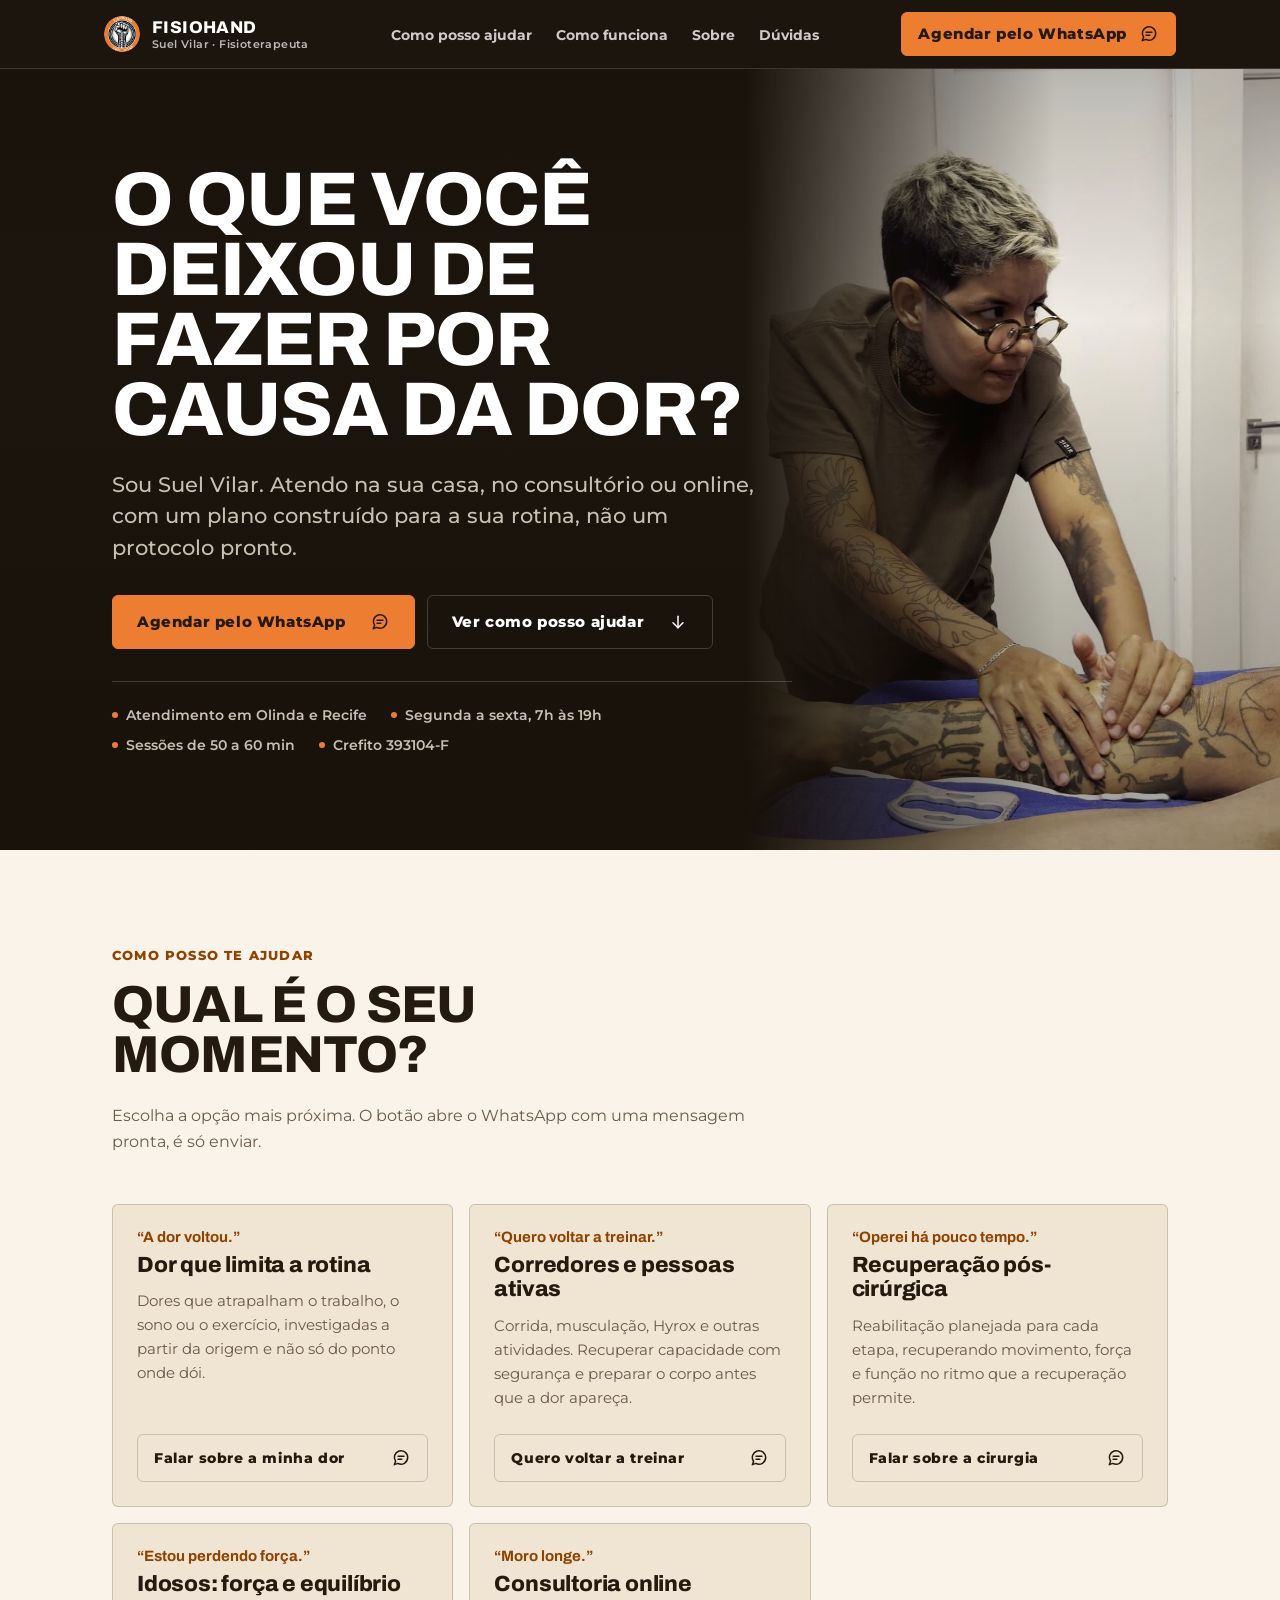
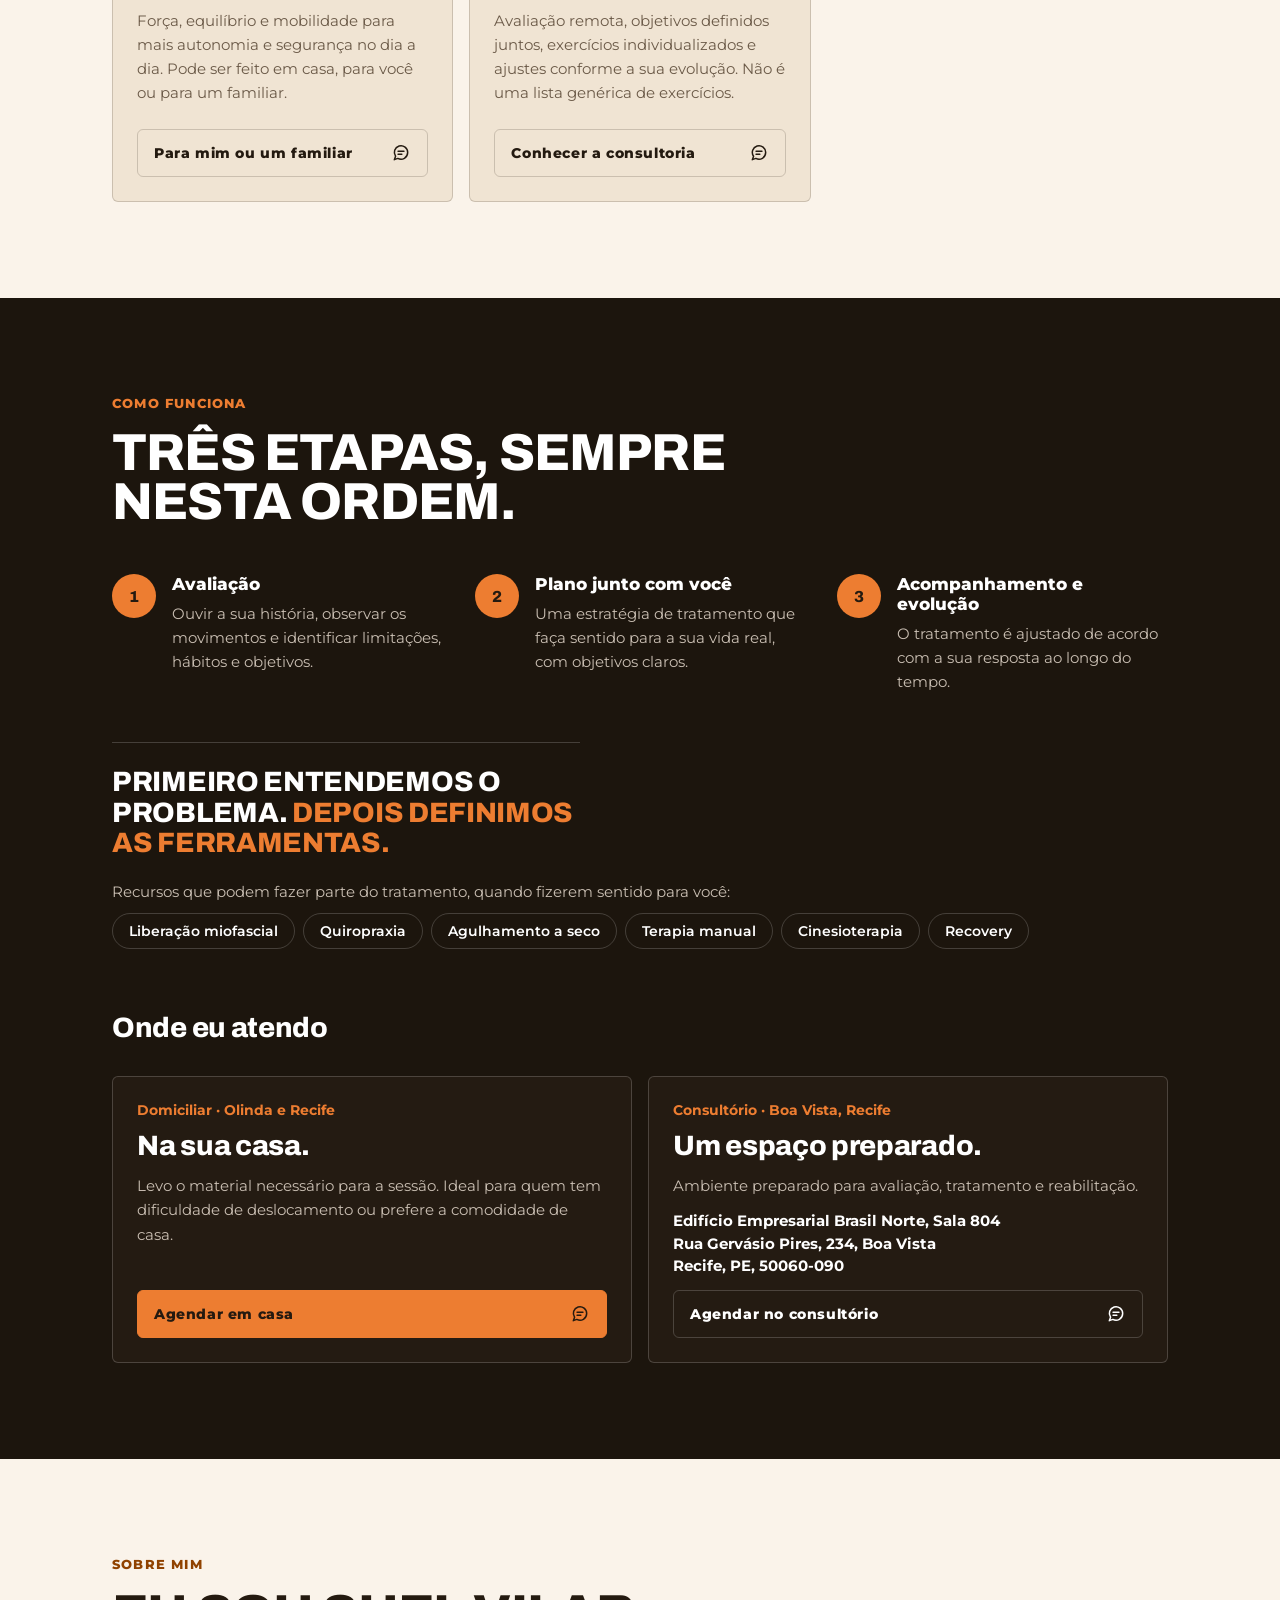
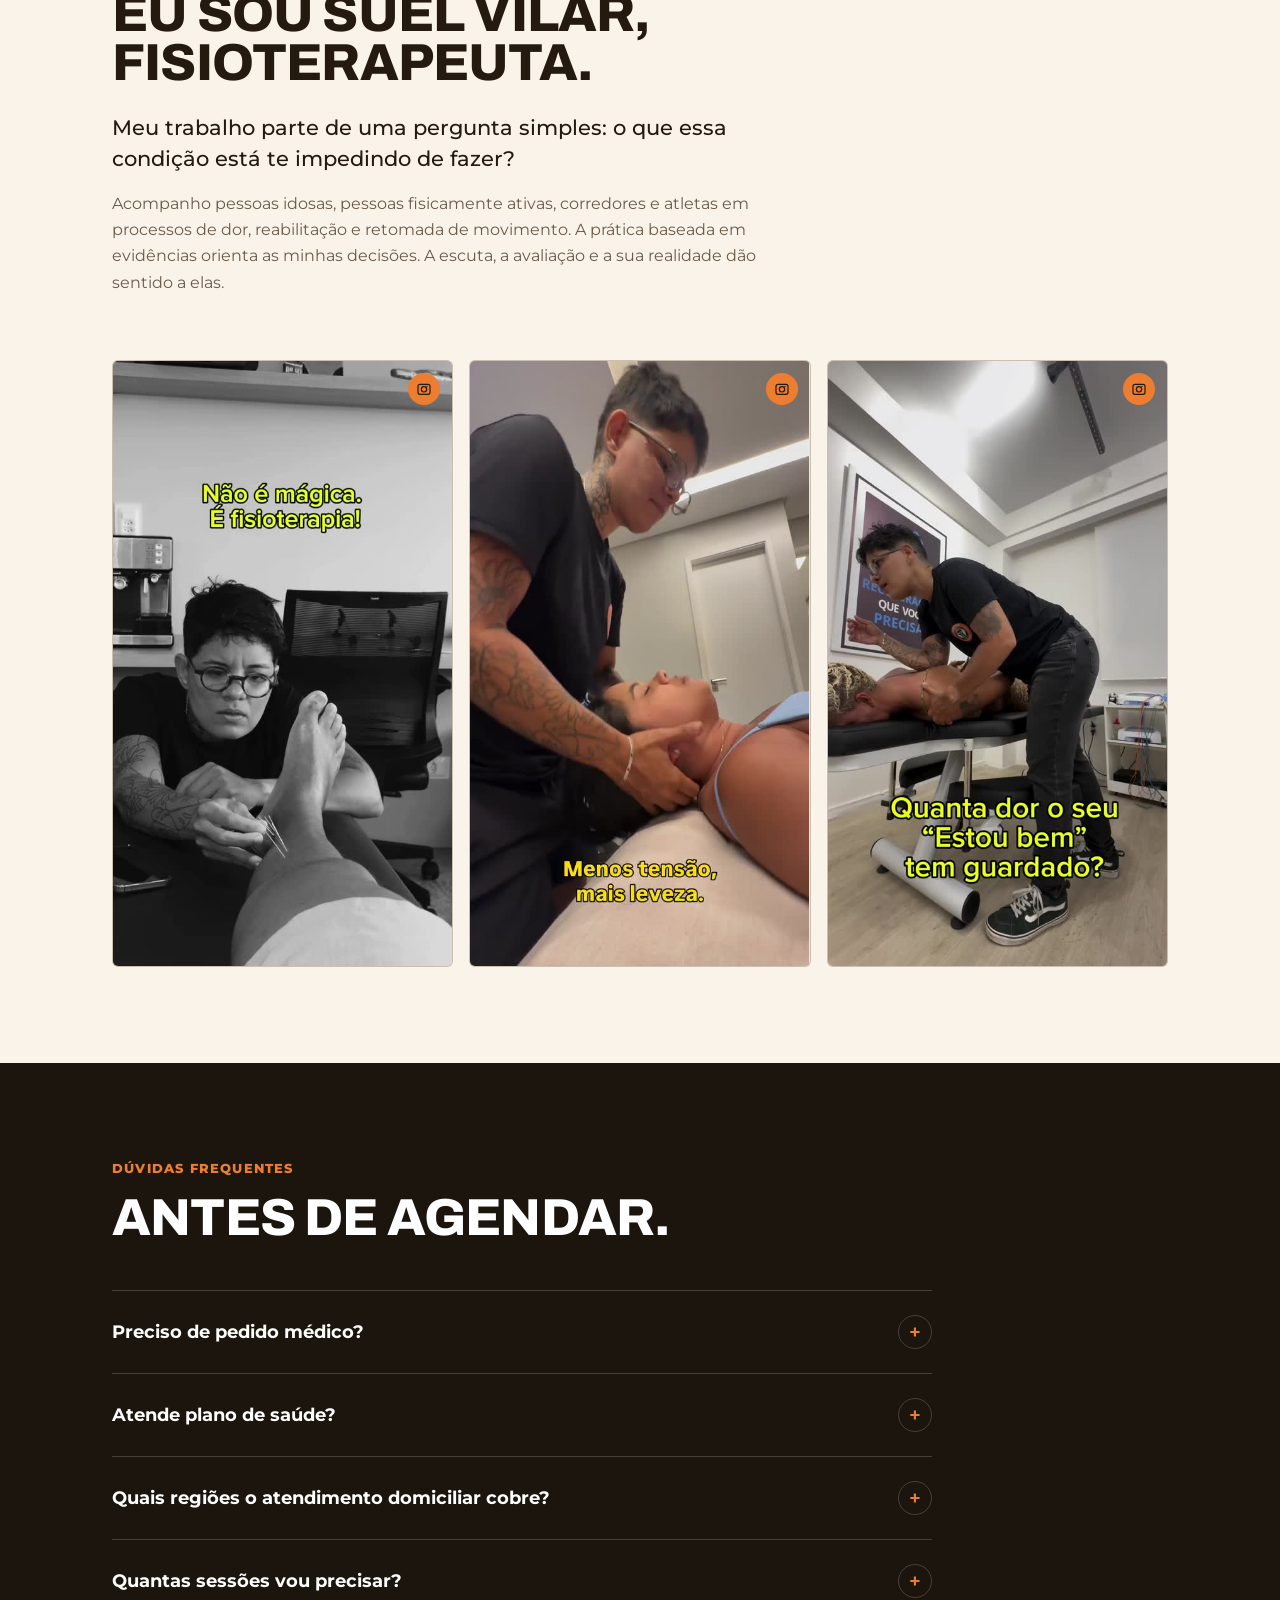
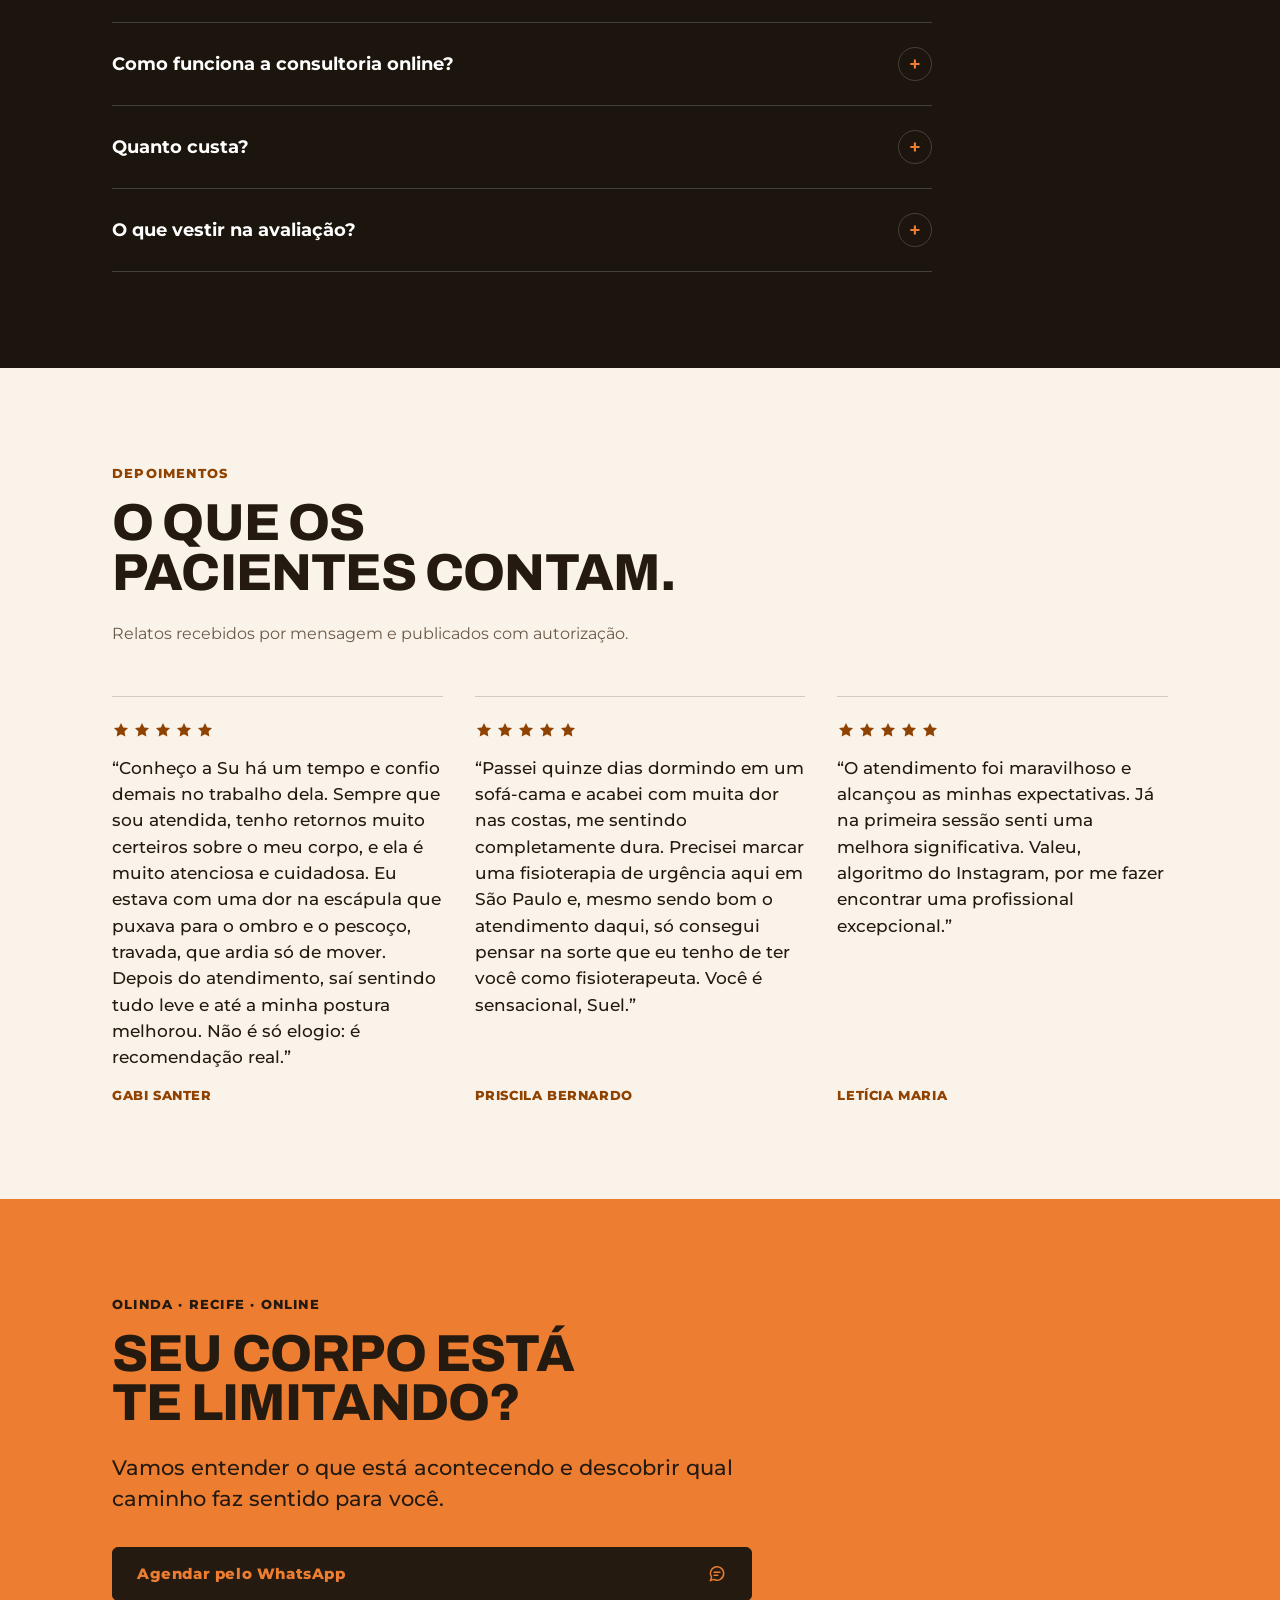
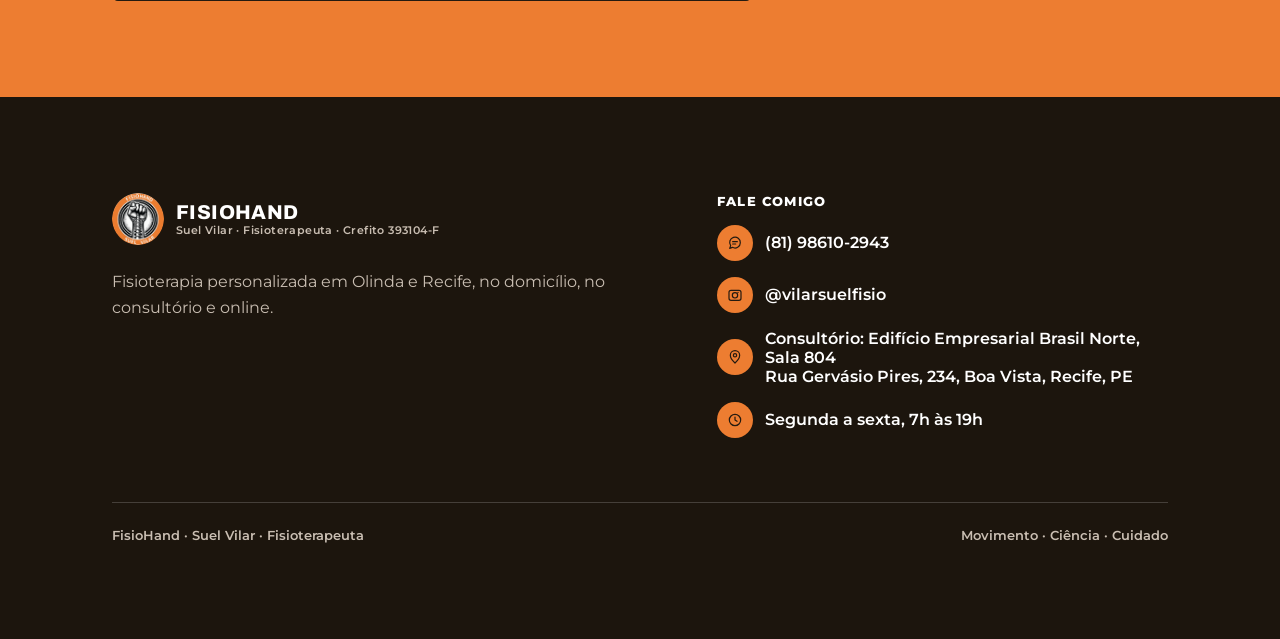
<file: index.html>
<!DOCTYPE html>
<html lang="pt-BR">
<head>
<meta charset="utf-8">
<meta name="viewport" content="width=device-width,initial-scale=1,viewport-fit=cover">
<title>FisioHand | Suel Vilar, Fisioterapeuta em Olinda e Recife</title>
<meta name="description" content="Fisioterapia personalizada com Suel Vilar em Olinda e Recife: atendimento domiciliar, em consultório e online. Dor, pós-cirúrgico, corredores e atletas, idosos. Agende pelo WhatsApp.">
<link rel="canonical" href="https://www.fisiohand.com.br/">
<meta name="theme-color" content="#1c150d">

<link rel="icon" type="image/png" sizes="32x32" href="assets/img/favicon-32.png">
<link rel="icon" type="image/png" sizes="192x192" href="assets/img/selo-192.png">
<link rel="apple-touch-icon" href="assets/img/apple-touch-icon.png">

<!-- Prévia ao compartilhar o link (WhatsApp, Instagram, Facebook) -->
<meta property="og:type" content="website">
<meta property="og:locale" content="pt_BR">
<meta property="og:site_name" content="FisioHand">
<meta property="og:title" content="FisioHand | Suel Vilar, Fisioterapeuta em Olinda e Recife">
<meta property="og:description" content="Atendimento domiciliar, em consultório e online, com um plano construído para a sua rotina. Agende pelo WhatsApp.">
<meta property="og:url" content="https://www.fisiohand.com.br/">
<meta property="og:image" content="https://www.fisiohand.com.br/assets/img/compartilhar.jpg">
<meta property="og:image:width" content="1200">
<meta property="og:image:height" content="630">
<meta property="og:image:alt" content="Suel Vilar em atendimento de fisioterapia, com a marca FisioHand">
<meta name="twitter:card" content="summary_large_image">

<link rel="preconnect" href="https://fonts.googleapis.com">
<link rel="preconnect" href="https://fonts.gstatic.com" crossorigin>
<link href="https://fonts.googleapis.com/css2?family=Archivo:wght@700;800&family=Montserrat:wght@400;500;600;700;800&display=swap" rel="stylesheet">
<link rel="stylesheet" href="css/site.css">
<script src="js/site.js" defer></script>

<script type="application/ld+json">
{
  "@context": "https://schema.org",
  "@type": "Physiotherapy",
  "name": "FisioHand | Suel Vilar, Fisioterapeuta",
  "description": "Fisioterapia personalizada com Suel Vilar em Olinda e Recife: atendimento domiciliar, em consultório e online. Dor, pós-cirúrgico, corredores e atletas, idosos. Agende pelo WhatsApp.",
  "url": "https://www.fisiohand.com.br/",
  "image": "https://www.fisiohand.com.br/assets/img/compartilhar.jpg",
  "logo": "https://www.fisiohand.com.br/assets/img/selo-512.png",
  "telephone": "+55 81 98610-2943",
  "address": {
    "@type": "PostalAddress",
    "streetAddress": "Rua Gervásio Pires, 234, Sala 804, Edifício Empresarial Brasil Norte, Boa Vista",
    "addressLocality": "Recife",
    "addressRegion": "PE",
    "postalCode": "50060-090",
    "addressCountry": "BR"
  },
  "openingHoursSpecification": [
    {
      "@type": "OpeningHoursSpecification",
      "dayOfWeek": ["Monday", "Tuesday", "Wednesday", "Thursday", "Friday"],
      "opens": "07:00",
      "closes": "19:00"
    }
  ],
  "areaServed": [
    {
      "@type": "City",
      "name": "Recife"
    },
    {
      "@type": "City",
      "name": "Olinda"
    }
  ],
  "sameAs": [
    "https://instagram.com/vilarsuelfisio"
  ]
}
</script>
</head>
<body>

<a class="pular" href="#conteudo">Pular para o conteúdo</a>

<!-- Ícone de conversa genérico. Para usar o ícone oficial do WhatsApp, baixe-o do kit de marca do WhatsApp e substitua os <svg> com a classe "ico-wpp". -->

<nav class="nav" aria-label="Navegação principal">
  <div class="nav-inner">
    <a class="nav-marca" href="#topo">
      <img src="assets/img/selo-112.png" width="112" height="112" alt="" />
      <span>
        <b>FisioHand</b>
        <small>Suel Vilar · Fisioterapeuta</small>
      </span>
    </a>
    <button class="nav-menu" type="button" aria-expanded="false" aria-controls="nav-links" hidden>
      <svg viewBox="0 0 24 24" width="22" height="22" fill="none" stroke="currentColor" stroke-width="1.8" stroke-linecap="round" aria-hidden="true"><line x1="4" y1="7" x2="20" y2="7"/><line x1="4" y1="12" x2="20" y2="12"/><line x1="4" y1="17" x2="20" y2="17"/></svg>
      <span>Menu</span>
    </button>
    <ul class="nav-links" id="nav-links">
      <li><a href="#ajuda">Como posso ajudar</a></li>
      <li><a href="#como-funciona">Como funciona</a></li>
      <li><a href="#sobre">Sobre</a></li>
      <li><a href="#duvidas">Dúvidas</a></li>
    </ul>
    <a class="btn" href="https://wa.me/5581986102943?text=Ol%C3%A1%2C%20Suel%21%20Vim%20pelo%20site%20e%20gostaria%20de%20agendar%20uma%20avalia%C3%A7%C3%A3o." target="_blank" rel="noopener">
      <span>Agendar pelo WhatsApp</span>
      <svg class="ico-wpp" viewBox="0 0 24 24" fill="none" stroke="currentColor" stroke-width="1.8" stroke-linecap="round" stroke-linejoin="round" aria-hidden="true"><path d="M20 11.5a8 8 0 0 1-11.8 7L4 20l1.5-4.1A8 8 0 1 1 20 11.5z"/><line x1="8.5" y1="10" x2="15.5" y2="10"/><line x1="8.5" y1="13.5" x2="13" y2="13.5"/></svg>
    </a>
  </div>
</nav>

<a class="btn btn-fixo" href="https://wa.me/5581986102943?text=Ol%C3%A1%2C%20Suel%21%20Vim%20pelo%20site%20e%20gostaria%20de%20agendar%20uma%20avalia%C3%A7%C3%A3o." target="_blank" rel="noopener" aria-label="Agendar pelo WhatsApp">
  <svg class="ico-wpp" viewBox="0 0 24 24" fill="none" stroke="currentColor" stroke-width="1.8" stroke-linecap="round" stroke-linejoin="round" aria-hidden="true"><path d="M20 11.5a8 8 0 0 1-11.8 7L4 20l1.5-4.1A8 8 0 1 1 20 11.5z"/><line x1="8.5" y1="10" x2="15.5" y2="10"/><line x1="8.5" y1="13.5" x2="13" y2="13.5"/></svg>
  <span>WhatsApp</span>
</a>

<main id="conteudo" tabindex="-1">

<!-- 1. HERÓI -->
<header id="topo" class="secao heroi" data-theme="escuro">
  <div class="heroi-fundo" aria-hidden="true">
    <img src="assets/img/hero-1.jpg" width="1000" height="1457" alt="" fetchpriority="high">
  </div>
  <div class="heroi-veu" aria-hidden="true"></div>

  <div class="wrap">
    <div class="heroi-conteudo">
      <div>
        <h1 class="h-xl">O que você deixou de fazer por causa da dor?</h1>
        <p class="lead">Sou Suel Vilar. Atendo na sua casa, no consultório ou online, com um plano construído para a sua rotina, não um protocolo pronto.</p>
        <div class="btn-linha">
          <a class="btn" href="https://wa.me/5581986102943?text=Ol%C3%A1%2C%20Suel%21%20Vim%20pelo%20site%20e%20gostaria%20de%20agendar%20uma%20avalia%C3%A7%C3%A3o." target="_blank" rel="noopener">
            <span>Agendar pelo WhatsApp</span>
            <svg class="ico-wpp" viewBox="0 0 24 24" fill="none" stroke="currentColor" stroke-width="1.8" stroke-linecap="round" stroke-linejoin="round" aria-hidden="true"><path d="M20 11.5a8 8 0 0 1-11.8 7L4 20l1.5-4.1A8 8 0 1 1 20 11.5z"/><line x1="8.5" y1="10" x2="15.5" y2="10"/><line x1="8.5" y1="13.5" x2="13" y2="13.5"/></svg>
          </a>
          <a class="btn btn--contorno" href="#ajuda">
            <span>Ver como posso ajudar</span>
            <svg viewBox="0 0 24 24" fill="none" stroke="currentColor" stroke-width="1.8" stroke-linecap="round" stroke-linejoin="round" aria-hidden="true"><line x1="12" y1="5" x2="12" y2="19"/><polyline points="6 13 12 19 18 13"/></svg>
          </a>
        </div>
        <div class="heroi-regua">
          <div>Atendimento em Olinda e Recife</div>
          <div>Segunda a sexta, 7h às 19h</div>
          <div>Sessões de 50 a 60 min</div>
          <div>Crefito 393104-F</div>
        </div>
      </div>
    </div>
  </div>
</header>

<!-- 2. COMO POSSO AJUDAR (une as antigas seções Você se reconhece, Objetivos e Modalidades) -->
<section id="ajuda" class="secao">
  <div class="wrap">
    <p class="rotulo">Como posso te ajudar</p>
    <h2 class="h-lg">Qual é o seu momento?</h2>
    <p class="par" style="margin-top: var(--space-6);">Escolha a opção mais próxima. O botão abre o WhatsApp com uma mensagem pronta, é só enviar.</p>

    <div class="cartoes">
      <article class="cartao">
        <div>
          <p class="cartao-fala">“A dor voltou.”</p>
          <h3 class="cartao-titulo" style="margin: var(--space-2) 0 var(--space-3);">Dor que limita a rotina</h3>
          <p class="cartao-desc">Dores que atrapalham o trabalho, o sono ou o exercício, investigadas a partir da origem e não só do ponto onde dói.</p>
        </div>
        <a class="btn btn--contorno btn--bloco" href="https://wa.me/5581986102943?text=Ol%C3%A1%2C%20Suel%21%20Vim%20pelo%20site.%20Estou%20com%20uma%20dor%20que%20est%C3%A1%20atrapalhando%20a%20minha%20rotina%20e%20gostaria%20de%20agendar%20uma%20avalia%C3%A7%C3%A3o." target="_blank" rel="noopener">
          <span>Falar sobre a minha dor</span>
          <svg class="ico-wpp" viewBox="0 0 24 24" fill="none" stroke="currentColor" stroke-width="1.8" stroke-linecap="round" stroke-linejoin="round" aria-hidden="true"><path d="M20 11.5a8 8 0 0 1-11.8 7L4 20l1.5-4.1A8 8 0 1 1 20 11.5z"/><line x1="8.5" y1="10" x2="15.5" y2="10"/><line x1="8.5" y1="13.5" x2="13" y2="13.5"/></svg>
        </a>
      </article>

      <article class="cartao">
        <div>
          <p class="cartao-fala">“Quero voltar a treinar.”</p>
          <h3 class="cartao-titulo" style="margin: var(--space-2) 0 var(--space-3);">Corredores e pessoas ativas</h3>
          <p class="cartao-desc">Corrida, musculação, Hyrox e outras atividades. Recuperar capacidade com segurança e preparar o corpo antes que a dor apareça.</p>
        </div>
        <a class="btn btn--contorno btn--bloco" href="https://wa.me/5581986102943?text=Ol%C3%A1%2C%20Suel%21%20Vim%20pelo%20site.%20Pratico%20atividade%20f%C3%ADsica%20e%20quero%20voltar%20a%20treinar%20sem%20dor." target="_blank" rel="noopener">
          <span>Quero voltar a treinar</span>
          <svg class="ico-wpp" viewBox="0 0 24 24" fill="none" stroke="currentColor" stroke-width="1.8" stroke-linecap="round" stroke-linejoin="round" aria-hidden="true"><path d="M20 11.5a8 8 0 0 1-11.8 7L4 20l1.5-4.1A8 8 0 1 1 20 11.5z"/><line x1="8.5" y1="10" x2="15.5" y2="10"/><line x1="8.5" y1="13.5" x2="13" y2="13.5"/></svg>
        </a>
      </article>

      <article class="cartao">
        <div>
          <p class="cartao-fala">“Operei há pouco tempo.”</p>
          <h3 class="cartao-titulo" style="margin: var(--space-2) 0 var(--space-3);">Recuperação pós-cirúrgica</h3>
          <p class="cartao-desc">Reabilitação planejada para cada etapa, recuperando movimento, força e função no ritmo que a recuperação permite.</p>
        </div>
        <a class="btn btn--contorno btn--bloco" href="https://wa.me/5581986102943?text=Ol%C3%A1%2C%20Suel%21%20Vim%20pelo%20site.%20Passei%20por%20uma%20cirurgia%20e%20preciso%20de%20fisioterapia%20para%20a%20recupera%C3%A7%C3%A3o." target="_blank" rel="noopener">
          <span>Falar sobre a cirurgia</span>
          <svg class="ico-wpp" viewBox="0 0 24 24" fill="none" stroke="currentColor" stroke-width="1.8" stroke-linecap="round" stroke-linejoin="round" aria-hidden="true"><path d="M20 11.5a8 8 0 0 1-11.8 7L4 20l1.5-4.1A8 8 0 1 1 20 11.5z"/><line x1="8.5" y1="10" x2="15.5" y2="10"/><line x1="8.5" y1="13.5" x2="13" y2="13.5"/></svg>
        </a>
      </article>

      <article class="cartao">
        <div>
          <p class="cartao-fala">“Estou perdendo força.”</p>
          <h3 class="cartao-titulo" style="margin: var(--space-2) 0 var(--space-3);">Idosos: força e equilíbrio</h3>
          <p class="cartao-desc">Força, equilíbrio e mobilidade para mais autonomia e segurança no dia a dia. Pode ser feito em casa, para você ou para um familiar.</p>
        </div>
        <a class="btn btn--contorno btn--bloco" href="https://wa.me/5581986102943?text=Ol%C3%A1%2C%20Suel%21%20Vim%20pelo%20site.%20Gostaria%20de%20fisioterapia%20para%20for%C3%A7a%20e%20equil%C3%ADbrio%20%28para%20mim%20ou%20para%20um%20familiar%29." target="_blank" rel="noopener">
          <span>Para mim ou um familiar</span>
          <svg class="ico-wpp" viewBox="0 0 24 24" fill="none" stroke="currentColor" stroke-width="1.8" stroke-linecap="round" stroke-linejoin="round" aria-hidden="true"><path d="M20 11.5a8 8 0 0 1-11.8 7L4 20l1.5-4.1A8 8 0 1 1 20 11.5z"/><line x1="8.5" y1="10" x2="15.5" y2="10"/><line x1="8.5" y1="13.5" x2="13" y2="13.5"/></svg>
        </a>
      </article>

      <article class="cartao">
        <div>
          <p class="cartao-fala">“Moro longe.”</p>
          <h3 class="cartao-titulo" style="margin: var(--space-2) 0 var(--space-3);">Consultoria online</h3>
          <p class="cartao-desc">Avaliação remota, objetivos definidos juntos, exercícios individualizados e ajustes conforme a sua evolução. Não é uma lista genérica de exercícios.</p>
        </div>
        <a class="btn btn--contorno btn--bloco" href="https://wa.me/5581986102943?text=Ol%C3%A1%2C%20Suel%21%20Vim%20pelo%20site%20e%20quero%20saber%20mais%20sobre%20a%20consultoria%20online." target="_blank" rel="noopener">
          <span>Conhecer a consultoria</span>
          <svg class="ico-wpp" viewBox="0 0 24 24" fill="none" stroke="currentColor" stroke-width="1.8" stroke-linecap="round" stroke-linejoin="round" aria-hidden="true"><path d="M20 11.5a8 8 0 0 1-11.8 7L4 20l1.5-4.1A8 8 0 1 1 20 11.5z"/><line x1="8.5" y1="10" x2="15.5" y2="10"/><line x1="8.5" y1="13.5" x2="13" y2="13.5"/></svg>
        </a>
      </article>
    </div>
  </div>
</section>

<!-- 3. COMO FUNCIONA + RECURSOS + ONDE ATENDO (sem valores, que são informados no WhatsApp) -->
<section id="como-funciona" class="secao" data-theme="escuro">
  <div class="wrap">
    <p class="rotulo">Como funciona</p>
    <h2 class="h-lg">Três etapas, sempre nesta ordem.</h2>

    <div class="passos">
      <div class="passo">
        <div class="passo-num">1</div>
        <div>
          <p class="passo-titulo">Avaliação</p>
          <p class="passo-desc">Ouvir a sua história, observar os movimentos e identificar limitações, hábitos e objetivos.</p>
        </div>
      </div>
      <div class="passo">
        <div class="passo-num">2</div>
        <div>
          <p class="passo-titulo">Plano junto com você</p>
          <p class="passo-desc">Uma estratégia de tratamento que faça sentido para a sua vida real, com objetivos claros.</p>
        </div>
      </div>
      <div class="passo">
        <div class="passo-num">3</div>
        <div>
          <p class="passo-titulo">Acompanhamento e evolução</p>
          <p class="passo-desc">O tratamento é ajustado de acordo com a sua resposta ao longo do tempo.</p>
        </div>
      </div>
    </div>

    <p class="virada">Primeiro entendemos o problema. <em>Depois definimos as ferramentas.</em></p>
    <p class="tags-legenda">Recursos que podem fazer parte do tratamento, quando fizerem sentido para você:</p>
    <div class="tags">
      <span class="tag">Liberação miofascial</span>
      <span class="tag">Quiropraxia</span>
      <span class="tag">Agulhamento a seco</span>
      <span class="tag">Terapia manual</span>
      <span class="tag">Cinesioterapia</span>
      <span class="tag">Recovery</span>
    </div>

    <div class="sub-bloco">
      <h3 class="h-md">Onde eu atendo</h3>
      <div class="locais">
        <div class="local">
          <p class="local-meta">Domiciliar · Olinda e Recife</p>
          <p class="h-md">Na sua casa.</p>
          <p class="par">Levo o material necessário para a sessão. Ideal para quem tem dificuldade de deslocamento ou prefere a comodidade de casa.</p>
          <a class="btn btn--bloco" href="https://wa.me/5581986102943?text=Ol%C3%A1%2C%20Suel%21%20Vim%20pelo%20site%20e%20quero%20agendar%20atendimento%20domiciliar.%20Meu%20bairro%20%C3%A9%3A%20" target="_blank" rel="noopener">
            <span>Agendar em casa</span>
            <svg class="ico-wpp" viewBox="0 0 24 24" fill="none" stroke="currentColor" stroke-width="1.8" stroke-linecap="round" stroke-linejoin="round" aria-hidden="true"><path d="M20 11.5a8 8 0 0 1-11.8 7L4 20l1.5-4.1A8 8 0 1 1 20 11.5z"/><line x1="8.5" y1="10" x2="15.5" y2="10"/><line x1="8.5" y1="13.5" x2="13" y2="13.5"/></svg>
          </a>
        </div>
        <div class="local">
          <p class="local-meta">Consultório · Boa Vista, Recife</p>
          <p class="h-md">Um espaço preparado.</p>
          <p class="par">Ambiente preparado para avaliação, tratamento e reabilitação.</p>
          <p class="local-endereco">Edifício Empresarial Brasil Norte, Sala 804<br>Rua Gervásio Pires, 234, Boa Vista<br>Recife, PE, 50060-090</p>
          <a class="btn btn--bloco btn--contorno" href="https://wa.me/5581986102943?text=Ol%C3%A1%2C%20Suel%21%20Vim%20pelo%20site%20e%20quero%20agendar%20no%20consult%C3%B3rio.%20Quais%20hor%C3%A1rios%20voc%C3%AA%20tem%20dispon%C3%ADveis%3F" target="_blank" rel="noopener">
            <span>Agendar no consultório</span>
            <svg class="ico-wpp" viewBox="0 0 24 24" fill="none" stroke="currentColor" stroke-width="1.8" stroke-linecap="round" stroke-linejoin="round" aria-hidden="true"><path d="M20 11.5a8 8 0 0 1-11.8 7L4 20l1.5-4.1A8 8 0 1 1 20 11.5z"/><line x1="8.5" y1="10" x2="15.5" y2="10"/><line x1="8.5" y1="13.5" x2="13" y2="13.5"/></svg>
          </a>
        </div>
      </div>
    </div>
  </div>
</section>

<!-- 4. SOBRE -->
<section id="sobre" class="secao">
  <div class="wrap">
    <div class="sobre-texto">
      <p class="rotulo">Sobre mim</p>
      <h2 class="h-lg">Eu sou Suel Vilar, fisioterapeuta.</h2>
      <p class="lead" style="margin-top: var(--space-6);">Meu trabalho parte de uma pergunta simples: o que essa condição está te impedindo de fazer?</p>
      <p class="par" style="margin-top: var(--space-4);">Acompanho pessoas idosas, pessoas fisicamente ativas, corredores e atletas em processos de dor, reabilitação e retomada de movimento. A prática baseada em evidências orienta as minhas decisões. A escuta, a avaliação e a sua realidade dão sentido a elas.</p>
    </div>

    <div class="reels-bloco">
      <div class="reels">
        <a class="reel" href="https://www.instagram.com/reel/DetmWeBpkmp/" target="_blank" rel="noopener" aria-label="Vídeo completo no Instagram: não é mágica, é fisioterapia">
          <span class="reel-video">
            <video src="assets/video/reel1.mp4" poster="assets/video/reel1.jpg" muted loop playsinline preload="none" aria-hidden="true"></video>
            <span class="reel-selo">
              <svg viewBox="0 0 24 24" width="16" height="16" fill="none" stroke="currentColor" stroke-width="1.8" stroke-linecap="round" stroke-linejoin="round" aria-hidden="true"><rect x="3" y="5" width="18" height="15" rx="3"/><circle cx="12" cy="12.5" r="4"/><line x1="16.5" y1="8.2" x2="16.6" y2="8.2"/></svg>
            </span>
          </span>
        </a>
        <a class="reel" href="https://www.instagram.com/reel/Deo_K20xt-z/" target="_blank" rel="noopener" aria-label="Vídeo completo no Instagram: menos tensão, mais leveza">
          <span class="reel-video">
            <video src="assets/video/reel2.mp4" poster="assets/video/reel2.jpg" muted loop playsinline preload="none" aria-hidden="true"></video>
            <span class="reel-selo">
              <svg viewBox="0 0 24 24" width="16" height="16" fill="none" stroke="currentColor" stroke-width="1.8" stroke-linecap="round" stroke-linejoin="round" aria-hidden="true"><rect x="3" y="5" width="18" height="15" rx="3"/><circle cx="12" cy="12.5" r="4"/><line x1="16.5" y1="8.2" x2="16.6" y2="8.2"/></svg>
            </span>
          </span>
        </a>
        <a class="reel" href="https://www.instagram.com/reel/DeRxOqmJ3QB/" target="_blank" rel="noopener" aria-label="Vídeo completo no Instagram: quanta dor o seu estou bem tem guardado">
          <span class="reel-video">
            <video src="assets/video/reel3.mp4" poster="assets/video/reel3.jpg" muted loop playsinline preload="none" aria-hidden="true"></video>
            <span class="reel-selo">
              <svg viewBox="0 0 24 24" width="16" height="16" fill="none" stroke="currentColor" stroke-width="1.8" stroke-linecap="round" stroke-linejoin="round" aria-hidden="true"><rect x="3" y="5" width="18" height="15" rx="3"/><circle cx="12" cy="12.5" r="4"/><line x1="16.5" y1="8.2" x2="16.6" y2="8.2"/></svg>
            </span>
          </span>
        </a>
      </div>
    </div>
  </div>
</section>

<!-- 5. DÚVIDAS FREQUENTES -->
<section id="duvidas" class="secao" data-theme="escuro">
  <div class="wrap">
    <p class="rotulo">Dúvidas frequentes</p>
    <h2 class="h-lg">Antes de agendar.</h2>

    <div class="faq">
      <details>
        <summary>Preciso de pedido médico?</summary>
        <div class="faq-resposta">
          <p class="par">Não é obrigatório para começar a fisioterapia particular. Se você tiver exames, laudos ou relatório médico, leve para a avaliação. Eles ajudam a entender o seu caso.</p>
        </div>
      </details>
      <details>
        <summary>Atende plano de saúde?</summary>
        <div class="faq-resposta">
          <p class="par">O atendimento é particular. Muitos planos permitem pedir reembolso com o recibo da sessão, e alguns exigem pedido médico para isso. Vale confirmar as regras com o seu plano.</p>
        </div>
      </details>
      <details>
        <summary>Quais regiões o atendimento domiciliar cobre?</summary>
        <div class="faq-resposta">
          <p class="par">Olinda e Recife. Mande o seu bairro pelo <a href="https://wa.me/5581986102943?text=Ol%C3%A1%2C%20Suel%21%20Vim%20pelo%20site%20e%20quero%20agendar%20atendimento%20domiciliar.%20Meu%20bairro%20%C3%A9%3A%20" target="_blank" rel="noopener">WhatsApp</a> que eu confirmo se atendo a sua região.</p>
        </div>
      </details>
      <details>
        <summary>Quantas sessões vou precisar?</summary>
        <div class="faq-resposta">
          <p class="par">Depende da sua condição, do seu objetivo e de como o seu corpo responde. Depois da avaliação, você recebe uma estimativa e o plano é revisto conforme a evolução.</p>
        </div>
      </details>
      <details>
        <summary>Como funciona a consultoria online?</summary>
        <div class="faq-resposta">
          <p class="par">Fazemos a avaliação por videochamada, definimos os objetivos juntos e você recebe exercícios individualizados, com acompanhamento e ajustes ao longo do tempo.</p>
        </div>
      </details>
      <details>
        <summary>Quanto custa?</summary>
        <div class="faq-resposta">
          <p class="par">O valor depende da modalidade (domiciliar, consultório ou online) e é informado no primeiro contato. <a href="https://wa.me/5581986102943?text=Ol%C3%A1%2C%20Suel%21%20Vim%20pelo%20site%20e%20gostaria%20de%20saber%20os%20valores%20das%20sess%C3%B5es." target="_blank" rel="noopener">Pergunte pelo WhatsApp</a>, a resposta é rápida.</p>
        </div>
      </details>
      <details>
        <summary>O que vestir na avaliação?</summary>
        <div class="faq-resposta">
          <p class="par">Roupa confortável, que permita movimentar o corpo e observar a região da queixa, como short e camiseta.</p>
        </div>
      </details>
    </div>
  </div>
</section>

<!--
  6. DEPOIMENTOS
  Relatos recebidos por mensagem, com o texto revisado para leitura.
  Para adicionar outro, copie um bloco .depoimento, troque o texto de .depo-fala e o .depo-nome.
  Publicar somente com autorização por escrito de cada paciente, sem promessa de resultado
  e sem imagens de antes e depois (Resolução COFFITO nº 532/2021).
-->
<section id="depoimentos" class="secao">
  <div class="wrap">
    <p class="rotulo">Depoimentos</p>
    <h2 class="h-lg">O que os pacientes contam.</h2>
    <p class="par" style="margin-top: var(--space-6);">Relatos recebidos por mensagem e publicados com autorização.</p>

    <div class="depoimentos">
      <div class="depoimento">
        <div class="depo-estrelas" aria-hidden="true">
          <svg viewBox="0 0 24 24" fill="currentColor"><path d="M12 2.6l2.9 5.9 6.5.9-4.7 4.6 1.1 6.5-5.8-3-5.8 3 1.1-6.5L2.6 9.4l6.5-.9z"/></svg>
          <svg viewBox="0 0 24 24" fill="currentColor"><path d="M12 2.6l2.9 5.9 6.5.9-4.7 4.6 1.1 6.5-5.8-3-5.8 3 1.1-6.5L2.6 9.4l6.5-.9z"/></svg>
          <svg viewBox="0 0 24 24" fill="currentColor"><path d="M12 2.6l2.9 5.9 6.5.9-4.7 4.6 1.1 6.5-5.8-3-5.8 3 1.1-6.5L2.6 9.4l6.5-.9z"/></svg>
          <svg viewBox="0 0 24 24" fill="currentColor"><path d="M12 2.6l2.9 5.9 6.5.9-4.7 4.6 1.1 6.5-5.8-3-5.8 3 1.1-6.5L2.6 9.4l6.5-.9z"/></svg>
          <svg viewBox="0 0 24 24" fill="currentColor"><path d="M12 2.6l2.9 5.9 6.5.9-4.7 4.6 1.1 6.5-5.8-3-5.8 3 1.1-6.5L2.6 9.4l6.5-.9z"/></svg>
        </div>
        <p class="depo-fala">“Conheço a Su há um tempo e confio demais no trabalho dela. Sempre que sou atendida, tenho retornos muito certeiros sobre o meu corpo, e ela é muito atenciosa e cuidadosa. Eu estava com uma dor na escápula que puxava para o ombro e o pescoço, travada, que ardia só de mover. Depois do atendimento, saí sentindo tudo leve e até a minha postura melhorou. Não é só elogio: é recomendação real.”</p>
        <p class="depo-nome">Gabi Santer</p>
      </div>

      <div class="depoimento">
        <div class="depo-estrelas" aria-hidden="true">
          <svg viewBox="0 0 24 24" fill="currentColor"><path d="M12 2.6l2.9 5.9 6.5.9-4.7 4.6 1.1 6.5-5.8-3-5.8 3 1.1-6.5L2.6 9.4l6.5-.9z"/></svg>
          <svg viewBox="0 0 24 24" fill="currentColor"><path d="M12 2.6l2.9 5.9 6.5.9-4.7 4.6 1.1 6.5-5.8-3-5.8 3 1.1-6.5L2.6 9.4l6.5-.9z"/></svg>
          <svg viewBox="0 0 24 24" fill="currentColor"><path d="M12 2.6l2.9 5.9 6.5.9-4.7 4.6 1.1 6.5-5.8-3-5.8 3 1.1-6.5L2.6 9.4l6.5-.9z"/></svg>
          <svg viewBox="0 0 24 24" fill="currentColor"><path d="M12 2.6l2.9 5.9 6.5.9-4.7 4.6 1.1 6.5-5.8-3-5.8 3 1.1-6.5L2.6 9.4l6.5-.9z"/></svg>
          <svg viewBox="0 0 24 24" fill="currentColor"><path d="M12 2.6l2.9 5.9 6.5.9-4.7 4.6 1.1 6.5-5.8-3-5.8 3 1.1-6.5L2.6 9.4l6.5-.9z"/></svg>
        </div>
        <p class="depo-fala">“Passei quinze dias dormindo em um sofá-cama e acabei com muita dor nas costas, me sentindo completamente dura. Precisei marcar uma fisioterapia de urgência aqui em São Paulo e, mesmo sendo bom o atendimento daqui, só consegui pensar na sorte que eu tenho de ter você como fisioterapeuta. Você é sensacional, Suel.”</p>
        <p class="depo-nome">Priscila Bernardo</p>
      </div>

      <div class="depoimento">
        <div class="depo-estrelas" aria-hidden="true">
          <svg viewBox="0 0 24 24" fill="currentColor"><path d="M12 2.6l2.9 5.9 6.5.9-4.7 4.6 1.1 6.5-5.8-3-5.8 3 1.1-6.5L2.6 9.4l6.5-.9z"/></svg>
          <svg viewBox="0 0 24 24" fill="currentColor"><path d="M12 2.6l2.9 5.9 6.5.9-4.7 4.6 1.1 6.5-5.8-3-5.8 3 1.1-6.5L2.6 9.4l6.5-.9z"/></svg>
          <svg viewBox="0 0 24 24" fill="currentColor"><path d="M12 2.6l2.9 5.9 6.5.9-4.7 4.6 1.1 6.5-5.8-3-5.8 3 1.1-6.5L2.6 9.4l6.5-.9z"/></svg>
          <svg viewBox="0 0 24 24" fill="currentColor"><path d="M12 2.6l2.9 5.9 6.5.9-4.7 4.6 1.1 6.5-5.8-3-5.8 3 1.1-6.5L2.6 9.4l6.5-.9z"/></svg>
          <svg viewBox="0 0 24 24" fill="currentColor"><path d="M12 2.6l2.9 5.9 6.5.9-4.7 4.6 1.1 6.5-5.8-3-5.8 3 1.1-6.5L2.6 9.4l6.5-.9z"/></svg>
        </div>
        <p class="depo-fala">“O atendimento foi maravilhoso e alcançou as minhas expectativas. Já na primeira sessão senti uma melhora significativa. Valeu, algoritmo do Instagram, por me fazer encontrar uma profissional excepcional.”</p>
        <p class="depo-nome">Letícia Maria</p>
      </div>
    </div>
  </div>
</section>

<!-- 7. CTA FINAL -->
<section id="agendar" class="secao" data-theme="laranja">
  <div class="wrap">
    <p class="rotulo">Olinda · Recife · Online</p>
    <h2 class="h-lg">Seu corpo está te limitando?</h2>
    <p class="lead" style="margin-top: var(--space-6);">Vamos entender o que está acontecendo e descobrir qual caminho faz sentido para você.</p>
    <div class="btn-linha">
      <a class="btn btn--escuro btn--bloco" href="https://wa.me/5581986102943?text=Ol%C3%A1%2C%20Suel%21%20Vim%20pelo%20site%20e%20gostaria%20de%20agendar%20uma%20avalia%C3%A7%C3%A3o." target="_blank" rel="noopener">
        <span>Agendar pelo WhatsApp</span>
        <svg class="ico-wpp" viewBox="0 0 24 24" fill="none" stroke="currentColor" stroke-width="1.8" stroke-linecap="round" stroke-linejoin="round" aria-hidden="true"><path d="M20 11.5a8 8 0 0 1-11.8 7L4 20l1.5-4.1A8 8 0 1 1 20 11.5z"/><line x1="8.5" y1="10" x2="15.5" y2="10"/><line x1="8.5" y1="13.5" x2="13" y2="13.5"/></svg>
      </a>
    </div>
  </div>
</section>

</main>

<!-- 8. RODAPÉ -->
<footer id="contato" class="secao" data-theme="escuro">
  <div class="wrap" style="padding-bottom: var(--space-24);">
    <div class="rodape-grid">
      <div>
        <div class="nav-marca" style="margin-bottom: var(--space-6);">
          <img src="assets/img/selo-112.png" width="112" height="112" alt="Selo FisioHand" style="width:52px;height:52px;" />
          <span>
            <b style="font-size:20px;">FisioHand</b>
            <small style="color: var(--ink-muted);">Suel Vilar · Fisioterapeuta · Crefito 393104-F</small>
          </span>
        </div>
        <p class="par">Fisioterapia personalizada em Olinda e Recife, no domicílio, no consultório e online.</p>
      </div>
      <div>
        <p class="rodape-titulo">Fale comigo</p>
        <div class="contato-linha">
          <span class="contato-icone"><svg class="ico-wpp" width="16" height="16" viewBox="0 0 24 24" fill="none" stroke="currentColor" stroke-width="1.8" stroke-linecap="round" stroke-linejoin="round" aria-hidden="true"><path d="M20 11.5a8 8 0 0 1-11.8 7L4 20l1.5-4.1A8 8 0 1 1 20 11.5z"/><line x1="8.5" y1="10" x2="15.5" y2="10"/><line x1="8.5" y1="13.5" x2="13" y2="13.5"/></svg></span>
          <a href="https://wa.me/5581986102943?text=Ol%C3%A1%2C%20Suel%21%20Vim%20pelo%20site%20e%20gostaria%20de%20agendar%20uma%20avalia%C3%A7%C3%A3o." target="_blank" rel="noopener">(81) 98610-2943</a>
        </div>
        <div class="contato-linha">
          <span class="contato-icone"><svg viewBox="0 0 24 24" width="16" height="16" fill="none" stroke="currentColor" stroke-width="1.8" stroke-linecap="round" stroke-linejoin="round" aria-hidden="true"><rect x="3" y="5" width="18" height="15" rx="3"/><circle cx="12" cy="12.5" r="4"/><line x1="16.5" y1="8.2" x2="16.6" y2="8.2"/></svg></span>
          <a href="https://instagram.com/vilarsuelfisio" target="_blank" rel="noopener">@vilarsuelfisio</a>
        </div>
        <div class="contato-linha">
          <span class="contato-icone"><svg viewBox="0 0 24 24" width="16" height="16" fill="none" stroke="currentColor" stroke-width="1.8" stroke-linecap="round" stroke-linejoin="round" aria-hidden="true"><path d="M12 21s-7-6.2-7-11.5A7 7 0 0 1 19 9.5C19 14.8 12 21 12 21z"/><circle cx="12" cy="9.5" r="2.5"/></svg></span>
          <a href="https://www.google.com/maps/search/?api=1&amp;query=Rua%20Gerv%C3%A1sio%20Pires%2C%20234%2C%20Boa%20Vista%2C%20Recife%20-%20PE%2C%2050060-090" target="_blank" rel="noopener">Consultório: Edifício Empresarial Brasil Norte, Sala 804<br>Rua Gervásio Pires, 234, Boa Vista, Recife, PE</a>
        </div>
        <div class="contato-linha">
          <span class="contato-icone"><svg viewBox="0 0 24 24" width="16" height="16" fill="none" stroke="currentColor" stroke-width="1.8" stroke-linecap="round" stroke-linejoin="round" aria-hidden="true"><circle cx="12" cy="12" r="8.5"/><polyline points="12 7.5 12 12 15 14"/></svg></span>
          <span class="contato-txt">Segunda a sexta, 7h às 19h</span>
        </div>
      </div>
    </div>
    <div class="rodape-base">
      <span>FisioHand · Suel Vilar · Fisioterapeuta</span>
      <span>Movimento · Ciência · Cuidado</span>
    </div>
  </div>
</footer>

</body>
</html>
</file>
<file: css/site.css>
/* FisioHand | Suel Vilar
   Tokens do design system FisioHand (v2): tema papel (padrão), escuro e laranja.
   Troque o tema de uma seção com data-theme="escuro" ou data-theme="laranja". */
:root {
  --surface-100: #faf3ea;
  --surface-200: #f0e4d3;
  --border: rgba(36, 26, 16, 0.18);
  --ink: #241a10;
  --ink-muted: #6b5a48;
  --brand: #ed7d31;
  --on-brand: #241a10;
  --brand-text: #904200;

  --radius-sm: 2px;
  --radius-md: 4px;
  --radius-lg: 6px;
  --radius-full: 9999px;

  --space-1: 4px;
  --space-2: 8px;
  --space-3: 12px;
  --space-4: 16px;
  --space-6: 24px;
  --space-8: 32px;
  --space-12: 48px;
  --space-16: 64px;
  --space-24: 96px;
  --space-32: 128px;

  --font-display: "Archivo", "Arial Narrow", system-ui, sans-serif;
  --font-body: "Montserrat", system-ui, sans-serif;
  
  color-scheme: light;
}

[data-theme="escuro"] {
  --surface-100: #1c150d;
  --surface-200: #241b12;
  --border: rgba(255, 255, 255, 0.18);
  --ink: #ffffff;
  --ink-muted: #c9beb2;
  --brand-text: #ed7d31;
  color-scheme: dark;
}

[data-theme="laranja"] {
  --surface-100: #ed7d31;
  --surface-200: #e06a1f;
  --border: rgba(36, 26, 16, 0.3);
  --ink: #241a10;
  --ink-muted: #3a2a1a;
  --brand-text: #241a10;
  color-scheme: light;
}

* { box-sizing: border-box; }
html { scroll-behavior: smooth; scroll-padding-top: 72px; }

body {
  margin: 0;
  padding-top: env(safe-area-inset-top, 0px);
  background: #1c150d;
  color: var(--ink);
  font-family: var(--font-body);
  -webkit-font-smoothing: antialiased;
}

img { max-width: 100%; display: block; }
p { margin: 0; }
a { color: inherit; }
[hidden] { display: none !important; }

/* Foco visível: brand-text é legível nos três temas */
a:focus-visible, summary:focus-visible, button:focus-visible, .reel:focus-visible {
  outline: 2px solid var(--brand-text); outline-offset: 3px; border-radius: var(--radius-md);
}

/* Link "pular para o conteúdo": invisível até receber foco pelo teclado */
.pular {
  position: absolute; left: var(--space-4); top: -100px; z-index: 100;
  background: var(--brand); color: var(--on-brand); font-weight: 800; font-size: 15px;
  padding: var(--space-3) var(--space-4); border-radius: var(--radius-md); text-decoration: none;
}
.pular:focus { top: var(--space-4); }
main:focus { outline: none; }

/* ===== Estrutura ===== */
.secao { background: var(--surface-100); color: var(--ink); }

.wrap {
  max-width: 1120px;
  margin: 0 auto;
  padding-inline: var(--space-6);
  padding-block: var(--space-16);
}

@media (min-width: 720px) { .wrap { padding-inline: var(--space-8); padding-block: var(--space-24); } }

.rotulo {
  font-size: 13px; line-height: 18px; font-weight: 800; letter-spacing: 1.2px;
  text-transform: uppercase; color: var(--brand-text); margin-bottom: var(--space-4);
}

/* Tipografia */
.h-xl {
  font-family: var(--font-display); font-weight: 800; text-transform: uppercase;
  font-size: clamp(36px, 6.6vw, 76px); line-height: 0.92; letter-spacing: -1.2px;
  margin: 0; text-wrap: balance;
}

.h-lg {
  font-family: var(--font-display); font-weight: 800; text-transform: uppercase;
  font-size: clamp(30px, 4.6vw, 52px); line-height: 0.95; letter-spacing: -0.8px;
  margin: 0; text-wrap: balance; max-width: 20ch;
}

.h-md {
  font-family: var(--font-display); font-weight: 800;
  font-size: clamp(22px, 2.6vw, 28px); line-height: 1.1; letter-spacing: -0.3px;
  margin: 0; text-wrap: balance;
}

.lead { font-size: clamp(18px, 2.1vw, 21px); line-height: 1.5; font-weight: 500; max-width: 46ch; }
.par { font-size: 16px; line-height: 1.65; color: var(--ink-muted); max-width: 60ch; }

/* Botões */
.btn {
  display: inline-flex; align-items: center; justify-content: space-between; gap: var(--space-6);
  min-height: 52px; padding: var(--space-4) var(--space-6);
  border-radius: var(--radius-lg);
  background: var(--brand); color: var(--on-brand); border: 1px solid var(--brand);
  font-size: 15px; line-height: 18px; font-weight: 800; letter-spacing: 0.6px;
  text-decoration: none;
  transition: transform 0.12s ease, opacity 0.2s ease, background-color 0.2s ease, border-color 0.2s ease;
}

.btn:hover { transform: translateY(-1px); }
.btn svg { flex: none; width: 20px; height: 20px; }
.btn--contorno { background: transparent; color: var(--ink); border-color: var(--border); }
.btn--contorno:hover { border-color: var(--brand); color: var(--brand-text); }
.btn--bloco { display: flex; width: 100%; }
.btn--escuro { background: var(--ink); color: var(--surface-100); border-color: var(--ink); }

.btn-linha { display: flex; flex-wrap: wrap; gap: var(--space-3); margin-top: var(--space-8); max-width: 640px; }
.btn-linha .btn { flex: 1 1 260px; }

/* Botão flutuante: só no celular (no desktop o botão da barra cumpre o papel) */
.btn-fixo {
  position: fixed; right: var(--space-4);
  bottom: calc(var(--space-4) + env(safe-area-inset-bottom, 0px));
  z-index: 60; gap: var(--space-3); padding: var(--space-3) var(--space-6);
  box-shadow: 0 6px 20px rgba(0, 0, 0, 0.28);
  transition: opacity 0.2s ease, transform 0.2s ease, visibility 0.2s;
}

/* Escondido enquanto outro botão de agendar já está na tela (controlado em site.js) */
.btn-fixo.escondido { opacity: 0; visibility: hidden; transform: translateY(16px); pointer-events: none; }

@media (min-width: 720px) { .btn-fixo { display: none; } }

/* ===== Nav ===== */
.nav {
  position: sticky; top: env(safe-area-inset-top, 0px); z-index: 50;
  background: #1c150d; color: #fff; border-bottom: 1px solid rgba(255,255,255,0.14);
}

.nav-inner {
  max-width: 1120px; margin: 0 auto;
  padding-inline: var(--space-6); padding-block: var(--space-3);
  display: flex; align-items: center; justify-content: space-between; gap: var(--space-6);
  min-height: 60px;
}

.nav-marca { display: flex; align-items: center; gap: var(--space-3); text-decoration: none; color: #fff; }
.nav-marca img { width: 36px; height: 36px; border-radius: var(--radius-full); }
.nav-marca b { font-family: var(--font-display); font-weight: 800; font-size: 17px; letter-spacing: 0.4px; text-transform: uppercase; display: block; }
.nav-marca small { display: block; font-size: 11px; letter-spacing: 0.4px; font-weight: 600; color: rgba(255,255,255,0.7); }

.nav-links { display: flex; gap: var(--space-6); list-style: none; margin: 0; padding: 0; }
.nav-links a { font-size: 14px; font-weight: 700; text-decoration: none; color: rgba(255,255,255,0.78); transition: color 0.2s ease; }
.nav-links a:hover { color: #fff; }
.nav .btn { min-height: 44px; padding: var(--space-2) var(--space-4); gap: var(--space-3); }

/* Menu do celular: o botão só aparece quando o JS está ativo (atributo hidden removido em site.js) */
.nav-menu {
  display: none; align-items: center; gap: var(--space-2);
  min-height: 44px; padding: var(--space-2) var(--space-3);
  background: transparent; color: #fff; border: 1px solid rgba(255,255,255,0.24); border-radius: var(--radius-lg);
  font: 700 14px/1 var(--font-body); cursor: pointer;
}

@media (max-width: 900px) {
  .nav-links { display: none; }
  .nav-menu:not([hidden]) { display: inline-flex; margin-left: auto; }
  .nav.aberta .nav-links {
    display: flex; flex-direction: column; gap: 0;
    position: absolute; left: 0; right: 0; top: 100%;
    background: #1c150d; border-bottom: 1px solid rgba(255,255,255,0.14);
    padding: var(--space-2) var(--space-6) var(--space-4);
  }
  .nav.aberta .nav-links a { display: block; padding: var(--space-4) 0; font-size: 16px; border-top: 1px solid rgba(255,255,255,0.1); }
}
@media (max-width: 719px) { .nav .btn { display: none; } }

/* ===== Herói: fotos de atendimento ao fundo, véu por cima, conteúdo acima de tudo ===== */
.heroi { position: relative; overflow: hidden; }

/* No celular a foto cobre o fundo inteiro; no desktop ela fica à direita e
   dissolve no próprio fundo da seção por uma máscara, sem cópia desfocada atrás. */
.heroi-fundo { position: absolute; inset: 0; overflow: hidden; }
.heroi-fundo img {
  position: absolute; inset: 0; width: 100%; height: 100%;
  object-fit: cover; object-position: 72% 50%;
}

.heroi-veu {
  position: absolute; inset: 0;
  background:
    linear-gradient(90deg, rgba(18, 13, 7, 0.86) 0%, rgba(18, 13, 7, 0.76) 34%, rgba(18, 13, 7, 0.4) 64%, rgba(18, 13, 7, 0.2) 100%),
    linear-gradient(180deg, rgba(18, 13, 7, 0.34) 0%, rgba(18, 13, 7, 0.06) 38%, rgba(18, 13, 7, 0.4) 100%);
}

@media (min-width: 900px) {
  .heroi-fundo img {
    inset: 0 0 0 auto; width: auto; height: 100%; max-width: none;
    object-fit: cover; object-position: center;
    -webkit-mask-image: linear-gradient(to right, transparent 0%, rgba(0, 0, 0, 0.45) 26%, #000 58%);
    mask-image: linear-gradient(to right, transparent 0%, rgba(0, 0, 0, 0.45) 26%, #000 58%);
  }

  .heroi-veu {
    background: linear-gradient(180deg, rgba(18, 13, 7, 0.3) 0%, rgba(18, 13, 7, 0) 32%, rgba(18, 13, 7, 0.42) 100%);
  }
}

.heroi > .wrap { position: relative; z-index: 1; }
.heroi .wrap { padding-block: var(--space-16); }

@media (min-width: 900px) {
  .heroi .wrap { padding-block: var(--space-24); min-height: 620px; display: flex; align-items: center; }
}

@media (max-width: 899px) {
  .heroi-veu {
    background: linear-gradient(180deg, rgba(18, 13, 7, 0.88) 0%, rgba(18, 13, 7, 0.78) 42%, rgba(18, 13, 7, 0.94) 100%);
  }
}

.heroi-conteudo { max-width: 680px; }

/* No herói os botões acompanham o próprio texto, não esticam */
.heroi .btn-linha .btn { flex: 0 1 auto; }

.heroi .lead { margin-top: var(--space-6); color: var(--ink-muted); }

.heroi-regua {
  display: flex; gap: var(--space-3) var(--space-6); flex-wrap: wrap;
  margin-top: var(--space-8); padding-top: var(--space-6); border-top: 1px solid var(--border);
}
.heroi-regua div { font-size: 14px; font-weight: 600; color: var(--ink-muted); display: flex; align-items: center; gap: var(--space-2); }
.heroi-regua div::before { content: ""; width: 6px; height: 6px; border-radius: var(--radius-full); background: var(--brand); flex: none; }

/* ===== Como posso ajudar (cartões) ===== */
.cartoes { display: grid; grid-template-columns: repeat(auto-fill, minmax(280px, 1fr)); gap: var(--space-4); margin-top: var(--space-12); }

.cartao {
  border: 1px solid var(--border); border-radius: var(--radius-lg);
  background: var(--surface-200); padding: var(--space-6);
  display: flex; flex-direction: column; gap: var(--space-3);
  justify-content: space-between;
  transition: border-color 0.2s ease, transform 0.15s ease;
}

.cartao:hover { border-color: var(--brand); transform: translateY(-2px); }
.cartao:hover .cartao-titulo { color: var(--brand-text); }
.cartao-titulo { transition: color 0.2s ease; }

.cartao-fala { font-family: var(--font-display); font-weight: 700; font-size: 15px; color: var(--brand-text); }
.cartao-titulo { font-family: var(--font-display); font-weight: 800; font-size: 22px; line-height: 1.12; letter-spacing: -0.2px; }
.cartao-desc { font-size: 15px; line-height: 1.6; color: var(--ink-muted); }
.cartao .btn { margin-top: var(--space-3); min-height: 48px; padding: var(--space-3) var(--space-4); font-size: 14px; }

/* ===== Como funciona ===== */
.passos { display: grid; grid-template-columns: repeat(auto-fit, minmax(240px, 1fr)); gap: var(--space-8); margin-top: var(--space-12); }
.passo { display: flex; gap: var(--space-4); align-items: flex-start; }

.passo-num {
  flex: none; width: 44px; height: 44px; border-radius: var(--radius-full);
  background: var(--brand); color: var(--on-brand);
  font-family: var(--font-display); font-weight: 800; font-size: 16px;
  display: flex; align-items: center; justify-content: center;
}

.passo-titulo { font-size: 17px; font-weight: 800; }
.passo-desc { font-size: 15px; line-height: 1.6; color: var(--ink-muted); margin-top: var(--space-2); }

.virada {
  font-family: var(--font-display); font-weight: 800; text-transform: uppercase;
  font-size: clamp(20px, 2.6vw, 28px); line-height: 1.08; letter-spacing: -0.3px;
  margin-top: var(--space-12); padding-top: var(--space-6); border-top: 1px solid var(--border);
  max-width: 26ch;
}
.virada em { font-style: normal; color: var(--brand-text); }

.tags-legenda { font-size: 15px; color: var(--ink-muted); margin-top: var(--space-6); }
.tags { display: flex; flex-wrap: wrap; gap: var(--space-2); margin-top: var(--space-3); }
.tag {
  border: 1px solid var(--border); border-radius: var(--radius-full);
  padding: var(--space-2) var(--space-4);
  font-size: 14px; font-weight: 600; color: var(--ink);
  transition: border-color 0.2s ease, color 0.2s ease;
}
.tag:hover { border-color: var(--brand); color: var(--brand-text); }

.sub-bloco { margin-top: var(--space-16); }

.locais { display: grid; grid-template-columns: repeat(auto-fit, minmax(280px, 1fr)); gap: var(--space-4); margin-top: var(--space-8); }
.local {
  border: 1px solid var(--border); border-radius: var(--radius-lg);
  background: var(--surface-200); padding: var(--space-6);
  display: flex; flex-direction: column; gap: var(--space-3);
  transition: border-color 0.2s ease, transform 0.15s ease;
}
.local:hover { border-color: var(--brand); transform: translateY(-2px); }
.local .par { font-size: 15px; }
.local-endereco { font-size: 15px; line-height: 1.5; font-weight: 700; color: var(--ink); }
.local .btn { margin-top: auto; min-height: 48px; padding: var(--space-3) var(--space-4); font-size: 14px; }
.local-meta { font-size: 14px; font-weight: 700; color: var(--brand-text); }

/* ===== Sobre ===== */
.sobre-texto { max-width: 64ch; }


/* ===== Reels do Instagram ===== */
.reels-bloco { margin-top: var(--space-16); }

.reels { display: grid; grid-template-columns: repeat(3, 1fr); gap: var(--space-4); }

@media (max-width: 719px) {
  .reels {
    grid-template-columns: none; grid-auto-flow: column; grid-auto-columns: 62%;
    overflow-x: auto; scroll-snap-type: x mandatory;
    padding-bottom: var(--space-3); margin-inline: calc(var(--space-6) * -1); padding-inline: var(--space-6);
  }
  .reel { scroll-snap-align: start; }
}

.reel { display: flex; flex-direction: column; gap: var(--space-3); text-decoration: none; }

.reel-video {
  position: relative; display: block; overflow: hidden;
  aspect-ratio: 9 / 16; border-radius: var(--radius-lg);
  border: 1px solid var(--border); background: var(--surface-200);
  transition: border-color 0.2s ease, transform 0.15s ease;
}

.reel video { width: 100%; height: 100%; object-fit: cover; display: block; pointer-events: none; }

.reel-selo {
  position: absolute; top: var(--space-3); right: var(--space-3);
  width: 32px; height: 32px; border-radius: var(--radius-full);
  background: var(--brand); color: var(--on-brand);
  display: flex; align-items: center; justify-content: center;
}

.reel:hover .reel-video { border-color: var(--brand); transform: translateY(-2px); }

/* ===== Depoimentos ===== */
.depoimentos { display: grid; grid-template-columns: repeat(auto-fit, minmax(260px, 1fr)); gap: var(--space-8); margin-top: var(--space-12); }

.depoimento {
  border-top: 1px solid var(--border); padding-top: var(--space-6);
  display: flex; flex-direction: column; gap: var(--space-4);
}

.depo-estrelas { display: flex; gap: 3px; color: var(--brand-text); }
.depo-estrelas svg { width: 18px; height: 18px; flex: none; }

.depo-fala { font-size: 17px; line-height: 1.55; font-weight: 500; }

/* margin-top: auto alinha os nomes na mesma base, mesmo com relatos de tamanhos diferentes */
.depo-nome { margin-top: auto; font-size: 13px; font-weight: 800; letter-spacing: 0.6px; text-transform: uppercase; color: var(--brand-text); }

/* ===== Dúvidas frequentes ===== */
.faq { margin-top: var(--space-12); border-bottom: 1px solid var(--border); max-width: 820px; }
.faq details { border-top: 1px solid var(--border); }
.faq summary {
  list-style: none; cursor: pointer;
  display: flex; justify-content: space-between; align-items: center; gap: var(--space-6);
  padding-block: var(--space-6);
  font-size: 18px; line-height: 1.35; font-weight: 700;
  transition: color 0.2s ease;
}
.faq summary:hover { color: var(--brand-text); }
.faq summary:hover::after { border-color: var(--brand); }
.faq summary::-webkit-details-marker { display: none; }
.faq summary::after {
  content: "+"; flex: none; width: 32px; height: 32px; border-radius: var(--radius-full);
  border: 1px solid var(--border); display: flex; align-items: center; justify-content: center;
  font-size: 20px; font-weight: 600; color: var(--brand-text); transition: transform 0.2s ease, border-color 0.2s ease;
}
.faq details[open] summary::after { transform: rotate(45deg); }
.faq-resposta { padding-bottom: var(--space-6); }
.faq-resposta .par + .par { margin-top: var(--space-3); }
.faq-resposta a { color: var(--brand-text); font-weight: 700; }

/* ===== Contato e rodapé ===== */
.contato-linha { display: flex; align-items: center; gap: var(--space-3); margin-top: var(--space-4); }

.contato-icone {
  width: 36px; height: 36px; border-radius: var(--radius-full);
  background: var(--brand); color: var(--on-brand);
  display: flex; align-items: center; justify-content: center; flex: none;
}

.contato-linha a, .contato-txt { text-decoration: none; font-weight: 600; font-size: 16px; }
.contato-linha a:hover { color: var(--brand-text); }

.rodape-grid { display: grid; grid-template-columns: 1fr; gap: var(--space-12); }
@media (min-width: 720px) { .rodape-grid { grid-template-columns: 1.2fr 1fr; gap: var(--space-16); } }

.rodape-titulo { font-size: 13px; font-weight: 800; letter-spacing: 1.2px; text-transform: uppercase; }

.rodape-base {
  margin-top: var(--space-16); padding-top: var(--space-6); border-top: 1px solid var(--border);
  display: flex; flex-wrap: wrap; justify-content: space-between; gap: var(--space-3);
  font-size: 13px; font-weight: 600; color: var(--ink-muted);
}

@media (prefers-reduced-motion: reduce) {
  html { scroll-behavior: auto; }
  .btn:hover, .cartao:hover, .local:hover, .reel:hover { transform: none; }
  .faq summary::after { transition: none; }
  .btn-fixo { transition: none; }
}
</file>
